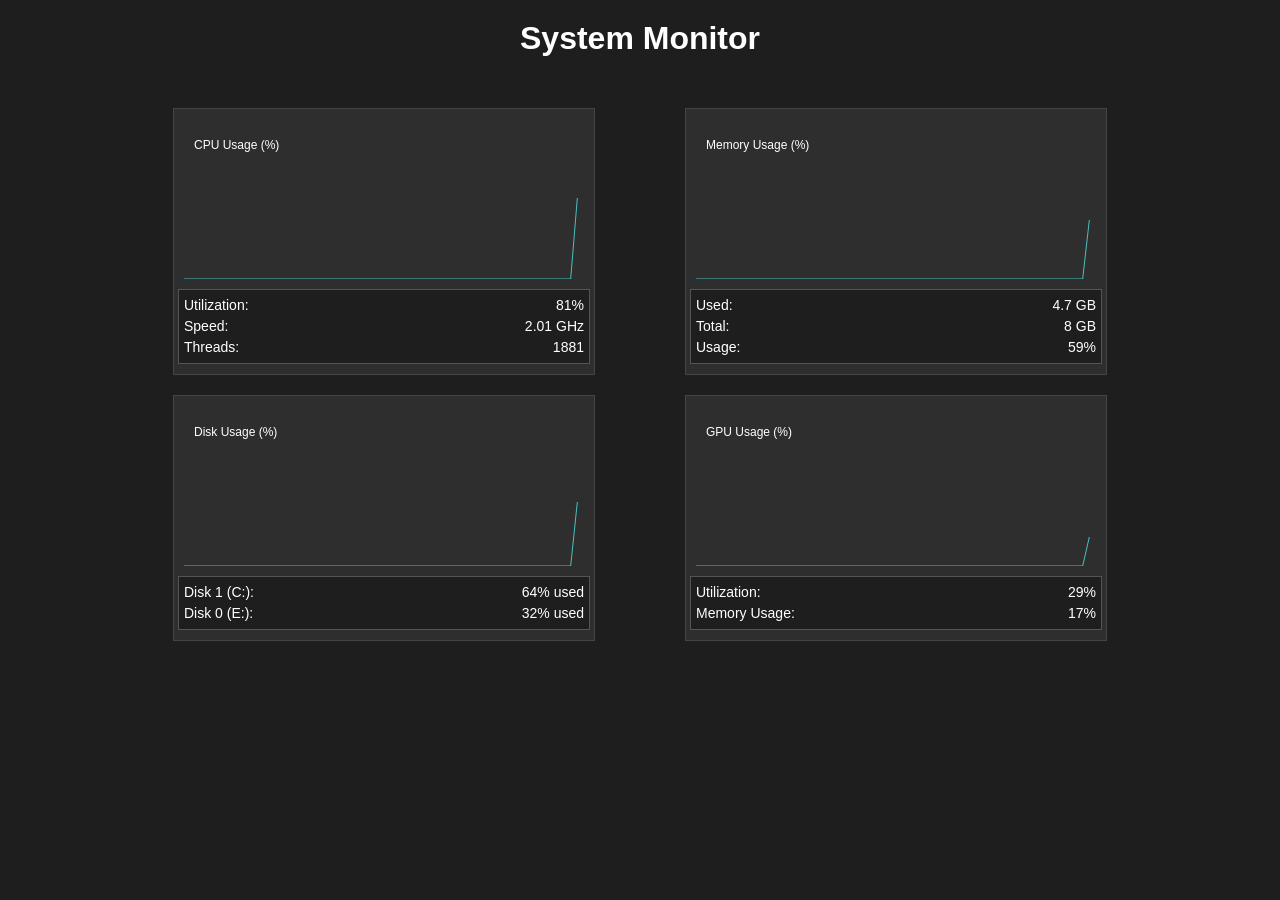
<file: home.html>
<!DOCTYPE html>
<html lang="en">
<head>
    <meta charset="UTF-8">
    <meta http-equiv="X-UA-Compatible" content="IE=edge">
    <meta name="viewport" content="width=device-width, initial-scale=1.0">
    <title>System Monitor (Task Manager Clone)</title>
    <style>
        body {
            font-family: Arial, sans-serif;
            display: flex;
            flex-direction: column;
            align-items: center;
            background-color: #1e1e1e;
            color: white;
            margin: 0;
            padding: 0;
        }
        h1 {
            margin-top: 20px;
        }
        .chart-container {
            display: flex;
            justify-content: space-around;
            flex-wrap: wrap;
            width: 80%;
            margin: 20px 0;
        }
        .chart-box {
            display: flex;
            flex-direction: column;
            align-items: center;
            background: #2e2e2e;
            border: 1px solid #444;
            margin: 10px;
            padding: 10px;
            width: 400px;
        }
        canvas {
            background: #2e2e2e;
            margin-top: 10px;
        }
        .info-box {
            width: 100%;
            margin-top: 10px;
            background: #1e1e1e;
            padding: 5px;
            border: 1px solid #555;
            font-size: 14px;
            line-height: 1.5;
        }
        .info-row {
            display: flex;
            justify-content: space-between;
        }
    </style>
</head>
<body>
    <h1>System Monitor</h1>
    <div class="chart-container">
        <!-- CPU Usage -->
        <div class="chart-box">
            <canvas id="cpuChart" width="400" height="150"></canvas>
            <div class="info-box" id="cpuInfo">
                <div class="info-row"><span>Utilization:</span> <span>0%</span></div>
                <div class="info-row"><span>Speed:</span> <span>0.00 GHz</span></div>
                <div class="info-row"><span>Threads:</span> <span>0</span></div>
            </div>
        </div>
        
        <!-- Memory Usage -->
        <div class="chart-box">
            <canvas id="memoryChart" width="400" height="150"></canvas>
            <div class="info-box" id="memoryInfo">
                <div class="info-row"><span>Used:</span> <span>0 GB</span></div>
                <div class="info-row"><span>Total:</span> <span>8 GB</span></div>
                <div class="info-row"><span>Usage:</span> <span>0%</span></div>
            </div>
        </div>

        <!-- Disk Usage -->
        <div class="chart-box">
            <canvas id="diskChart" width="400" height="150"></canvas>
            <div class="info-box" id="diskInfo">
                <div class="info-row"><span>Disk 1 (C:):</span> <span>0% used</span></div>
                <div class="info-row"><span>Disk 0 (E:):</span> <span>0% used</span></div>
            </div>
        </div>

        <!-- GPU Usage -->
        <div class="chart-box">
            <canvas id="gpuChart" width="400" height="150"></canvas>
            <div class="info-box" id="gpuInfo">
                <div class="info-row"><span>Utilization:</span> <span>0%</span></div>
                <div class="info-row"><span>Memory Usage:</span> <span>0%</span></div>
            </div>
        </div>
    </div>

    <script>
        // Function to initialize the chart with random data
        function createChart(canvasId, infoId, label) {
            const canvas = document.getElementById(canvasId);
            const ctx = canvas.getContext('2d');
            const data = Array(60).fill(0); // Initial empty data
            const infoBox = document.getElementById(infoId);

            function updateData() {
                // Simulate data update with random values
                const newValue = Math.floor(Math.random() * 100);
                data.shift();
                data.push(newValue);
                drawChart();
                updateInfo(newValue);
            }

            function drawChart() {
                ctx.clearRect(0, 0, canvas.width, canvas.height);
                ctx.beginPath();
                ctx.moveTo(0, canvas.height - data[0]);
                data.forEach((point, index) => {
                    ctx.lineTo(index * (canvas.width / data.length), canvas.height - point);
                });
                ctx.strokeStyle = 'rgb(75, 192, 192)';
                ctx.stroke();
                ctx.font = '12px Arial';
                ctx.fillStyle = '#fff';
                ctx.fillText(label, 10, 20);
            }

            function updateInfo(value) {
                // Update the information box with simulated values
                if (infoId === 'cpuInfo') {
                    infoBox.children[0].children[1].textContent = `${value}%`;
                    infoBox.children[1].children[1].textContent = `${(1.2 + value / 100).toFixed(2)} GHz`;
                    infoBox.children[2].children[1].textContent = `${1800 + value}`;
                } else if (infoId === 'memoryInfo') {
                    infoBox.children[0].children[1].textContent = `${(value * 0.08).toFixed(1)} GB`;
                    infoBox.children[2].children[1].textContent = `${value}%`;
                } else if (infoId === 'diskInfo') {
                    infoBox.children[0].children[1].textContent = `${value}% used`;
                    infoBox.children[1].children[1].textContent = `${Math.floor(value / 2)}% used`;
                } else if (infoId === 'gpuInfo') {
                    infoBox.children[0].children[1].textContent = `${value}%`;
                    infoBox.children[1].children[1].textContent = `${Math.floor(value * 0.6)}%`;
                }
            }

            setInterval(updateData, 1000); // Update every second
        }

        // Initialize charts and info boxes
        createChart('cpuChart', 'cpuInfo', 'CPU Usage (%)');
        createChart('memoryChart', 'memoryInfo', 'Memory Usage (%)');
        createChart('diskChart', 'diskInfo', 'Disk Usage (%)');
        createChart('gpuChart', 'gpuInfo', 'GPU Usage (%)');
    </script>
</body>
</html>
</file>
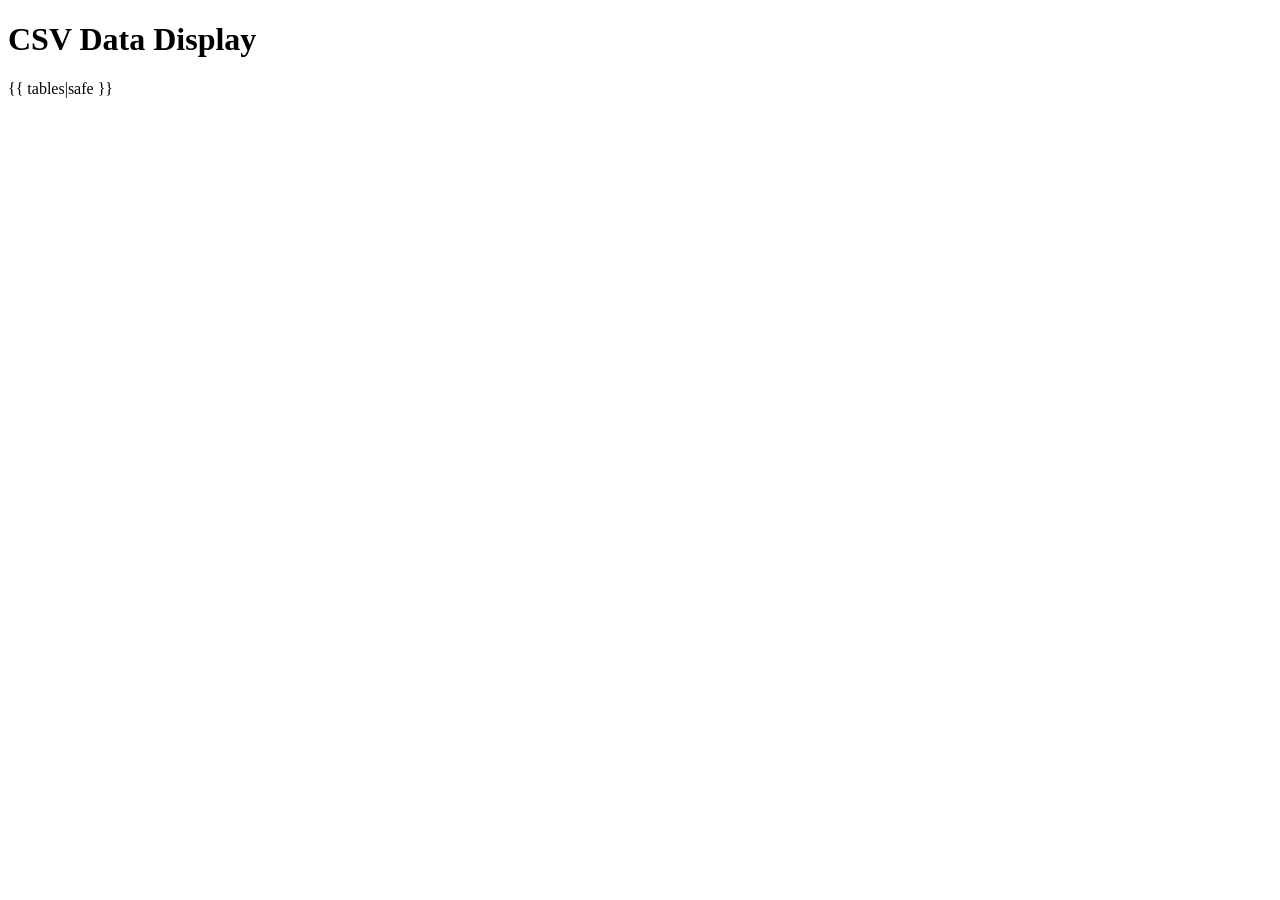
<file: index1.html>
<!DOCTYPE html>
<html lang="en">
<head>
    <meta charset="UTF-8">
    <meta name="viewport" content="width=device-width, initial-scale=1.0">
    <title>CSV Data</title>
    <link rel="stylesheet" href="https://cdn.datatables.net/1.10.21/css/jquery.dataTables.min.css">
    <script src="https://code.jquery.com/jquery-3.5.1.js"></script>
    <script src="https://cdn.datatables.net/1.10.21/js/jquery.dataTables.min.js"></script>
    <script>
        $(document).ready(function() {
            $('.data').DataTable();
        });
    </script>
</head>
<body>
    <h1>CSV Data Display</h1>
    <div>
        {{ tables|safe }}
    </div>
</body>
</html>
</file>
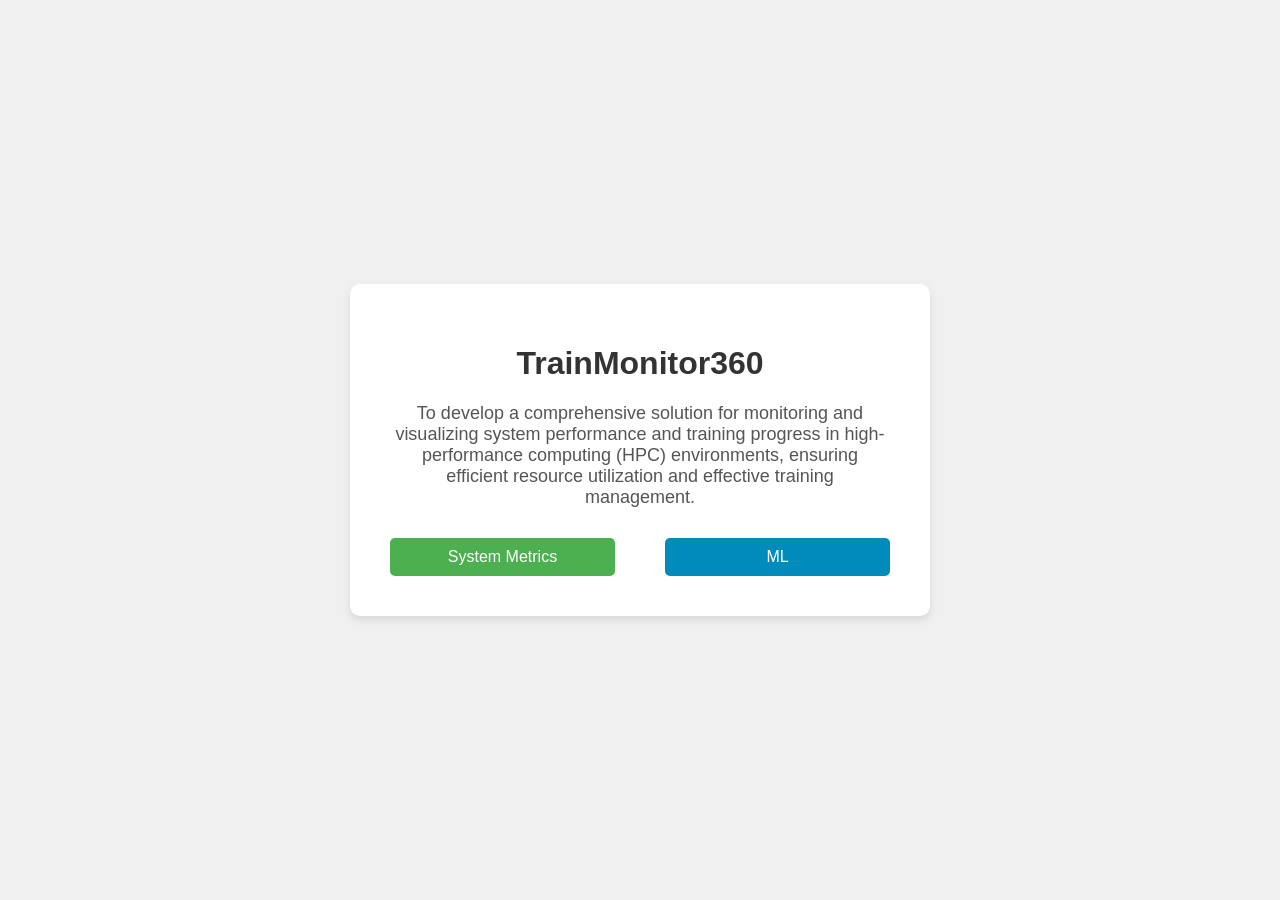
<file: smtin.html>
<!DOCTYPE html>
<html lang="en">
<head>
    <meta charset="UTF-8">
    <meta name="viewport" content="width=device-width, initial-scale=1.0">
    <title>Problem Solver</title>
    <style>
        body {
            font-family: Arial, sans-serif;
            background-color: #f0f0f0;
            display: flex;
            justify-content: center;
            align-items: center;
            height: 100vh;
            margin: 0;
        }

        .container {
            background-color: white;
            padding: 40px;
            border-radius: 10px;
            box-shadow: 0 4px 8px rgba(0, 0, 0, 0.1);
            text-align: center;
            max-width: 500px;
        }

        h1 {
            color: #333;
        }

        p {
            font-size: 18px;
            color: #555;
            margin-bottom: 30px;
        }

        .button-container {
            display: flex;
            justify-content: space-between;
        }

        button {
            background-color: #4CAF50;
            color: white;
            padding: 10px 20px;
            border: none;
            border-radius: 5px;
            font-size: 16px;
            cursor: pointer;
            width: 45%;
        }

        button:hover {
            background-color: #45a049;
        }

        button.secondary {
            background-color: #008CBA;
        }

        button.secondary:hover {
            background-color: #007BB5;
        }
    </style>
</head>
<body>

    <div class="container">
        <h1>TrainMonitor360</h1>
        <p>
            To develop a comprehensive solution for monitoring and visualizing system performance and training progress in high-performance computing (HPC) environments, ensuring efficient resource utilization and effective training management.
        </p>

        <div class="button-container">
            <button onclick=location.href="https://claude.site/artifacts/4f253ebd-ae99-4abd-96c4-1839d57f1ab6">System Metrics</button>
            <button class="secondary" onclick=location.href="https://claude.site/artifacts/c6d112b9-4e7c-4562-822f-e493e172e55d">ML</button>
        </div>
    </div>

</body>
</html>
</file>
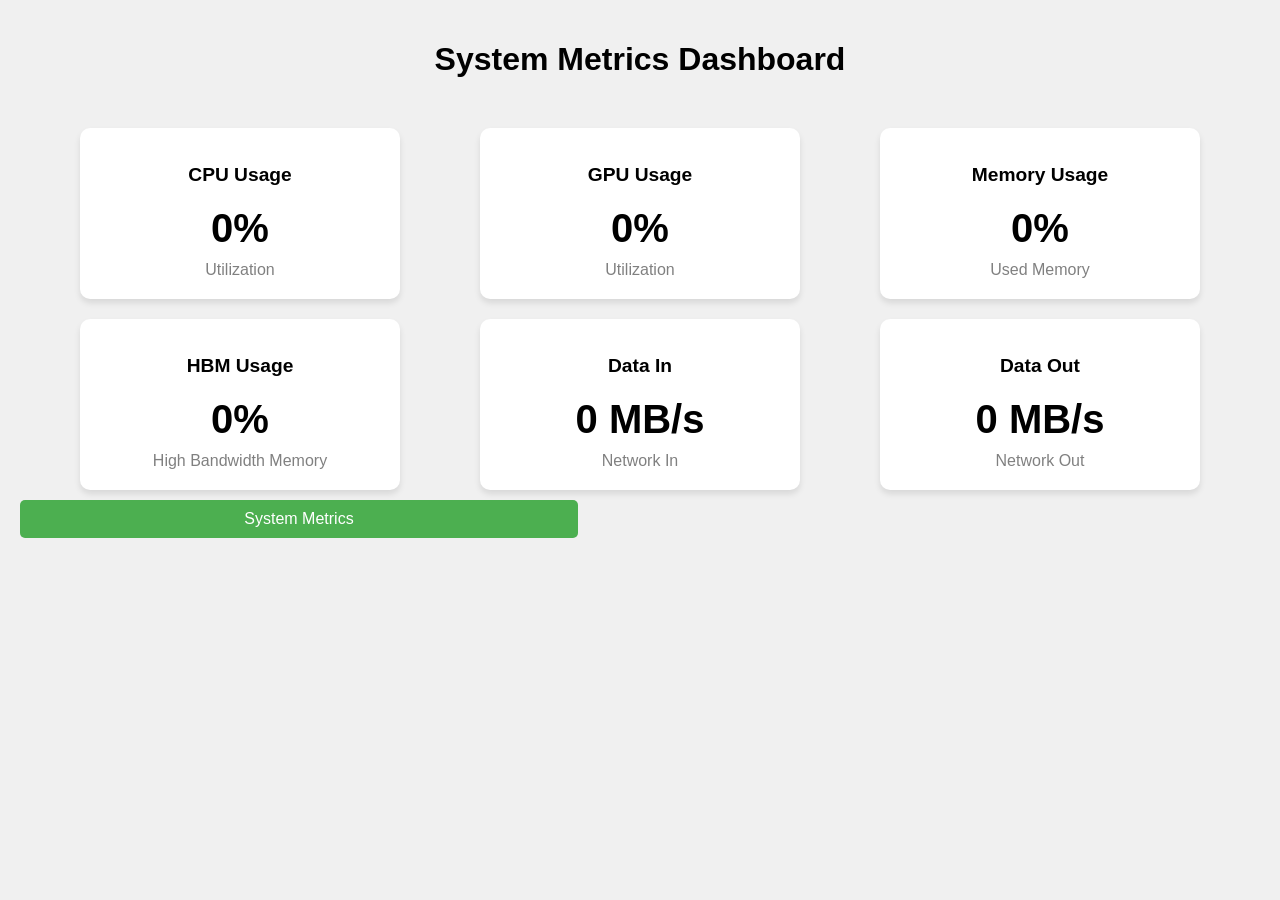
<file: Sysutils.html>
<!DOCTYPE html>
<html lang="en">
<head>
    <meta charset="UTF-8">
    <meta name="viewport" content="width=device-width, initial-scale=1.0">
    <title>System Metrics Dashboard</title>
    <style>
        body {
            font-family: Arial, sans-serif;
            background-color: #f0f0f0;
            margin: 0;
            padding: 20px;
        }
        .container {
            max-width: 1200px;
            margin: 0 auto;
        }
        h1 {
            text-align: center;
            margin-bottom: 40px;
        }
        .dashboard {
            display: flex;
            flex-wrap: wrap;
            justify-content: space-around;
        }
        .metric-card {
            background-color: white;
            border-radius: 10px;
            padding: 20px;
            width: 280px;
            box-shadow: 0 4px 6px rgba(0, 0, 0, 0.1);
            margin: 10px;
            text-align: center;
        }
        .metric-card h2 {
            margin-bottom: 20px;
            font-size: 1.2em;
        }
        .metric-card .value {
            font-size: 2.5em;
            font-weight: bold;
            margin-bottom: 10px;
        }
        .metric-card .label {
            color: gray;
        }
        button {
            background-color: #4CAF50;
            color: white;
            padding: 10px 20px;
            border: none;
            border-radius: 5px;
            font-size: 16px;
            cursor: pointer;
            width: 45%;
        }

        button:hover {
            background-color: #45a049;
        }
    </style>
</head>
<body>
    <div class="container">
        <h1>System Metrics Dashboard</h1>
        <div class="dashboard">
            <div class="metric-card">
                <h2>CPU Usage</h2>
                <div class="value" id="cpuUsage">0%</div>
                <div class="label">Utilization</div>
            </div>
            <div class="metric-card">
                <h2>GPU Usage</h2>
                <div class="value" id="gpuUsage">0%</div>
                <div class="label">Utilization</div>
            </div>
            <div class="metric-card">
                <h2>Memory Usage</h2>
                <div class="value" id="memoryUsage">0%</div>
                <div class="label">Used Memory</div>
            </div>
            <div class="metric-card">
                <h2>HBM Usage</h2>
                <div class="value" id="hbmUsage">0%</div>
                <div class="label">High Bandwidth Memory</div>
            </div>
            <div class="metric-card">
                <h2>Data In</h2>
                <div class="value" id="dataIn">0 MB/s</div>
                <div class="label">Network In</div>
            </div>
            <div class="metric-card">
                <h2>Data Out</h2>
                <div class="value" id="dataOut">0 MB/s</div>
                <div class="label">Network Out</div>
            </div>
        </div>
    </div>

    <script>
        // Function to generate random values for system metrics (simulation)
        function simulateMetrics() {
            return {
                cpu: Math.random() * 100, // CPU utilization in %
                gpu: Math.random() * 100, // GPU utilization in %
                memory: Math.random() * 100, // Memory usage in %
                hbm: Math.random() * 100, // HBM usage in %
                dataIn: Math.random() * 100, // Network data in (MB/s)
                dataOut: Math.random() * 100 // Network data out (MB/s)
            };
        }

        // Function to update the dashboard with simulated data
        function updateDashboard() {
            const metrics = simulateMetrics();

            // Update the HTML content for each metric
            document.getElementById('cpuUsage').textContent = metrics.cpu.toFixed(2) + '%';
            document.getElementById('gpuUsage').textContent = metrics.gpu.toFixed(2) + '%';
            document.getElementById('memoryUsage').textContent = metrics.memory.toFixed(2) + '%';
            document.getElementById('hbmUsage').textContent = metrics.hbm.toFixed(2) + '%';
            document.getElementById('dataIn').textContent = metrics.dataIn.toFixed(2) + ' MB/s';
            document.getElementById('dataOut').textContent = metrics.dataOut.toFixed(2) + ' MB/s';
        }

        // Update the dashboard every second
        setInterval(updateDashboard, 1000);
    </script>
    <div class="button-container">
        <button onclick=location.href="https://claude.site/artifacts/4f253ebd-ae99-4abd-96c4-1839d57f1ab6">System Metrics</button>

    </div>
</body>
</html>
</file>
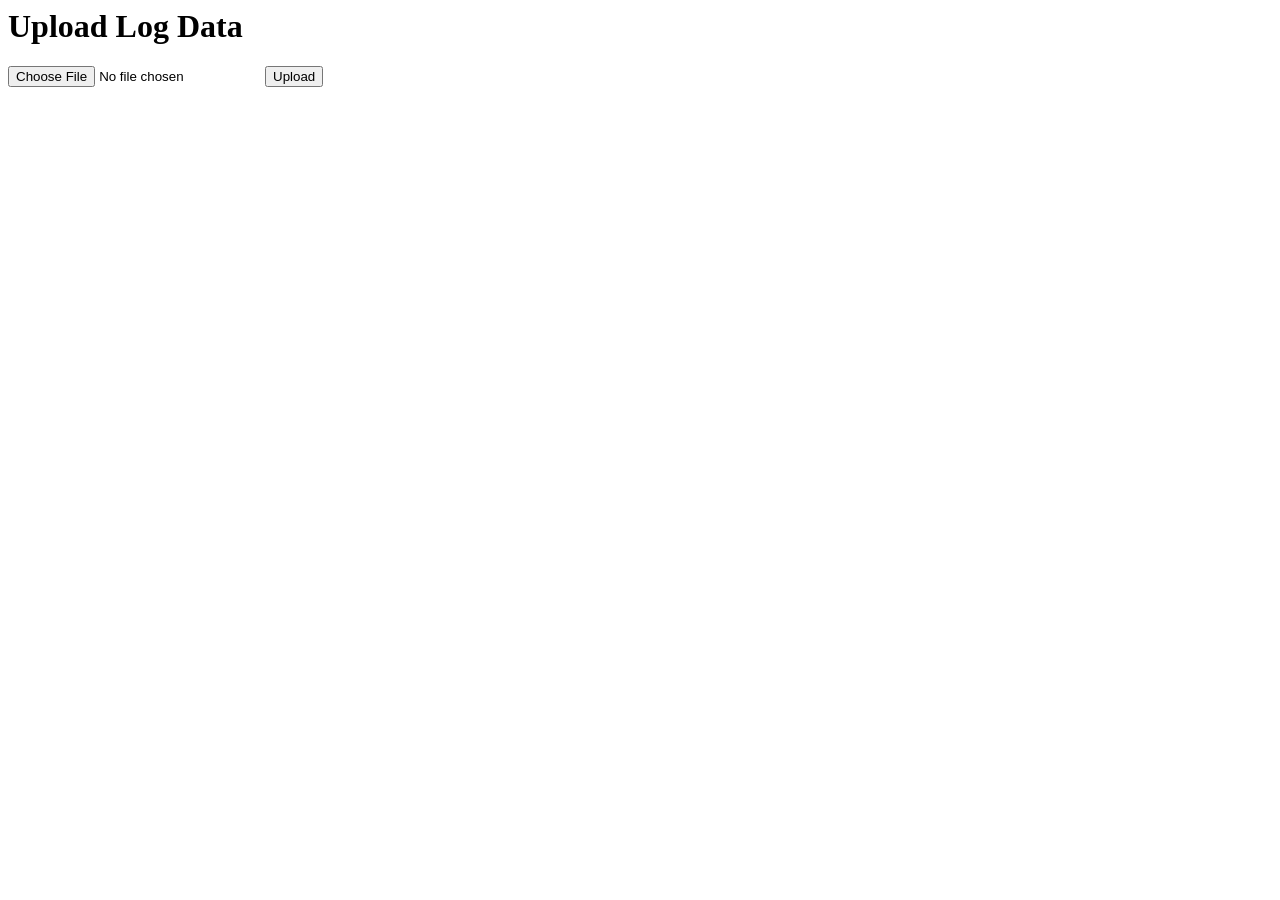
<file: upload.html>
<html>
<body>
    <h1>Upload Log Data</h1>
    <form action="/" method="post" enctype="multipart/form-data">
        <input type="file" name="file">
        <input type="submit" value="Upload">
    </form>
</body>
</html>
</file>
